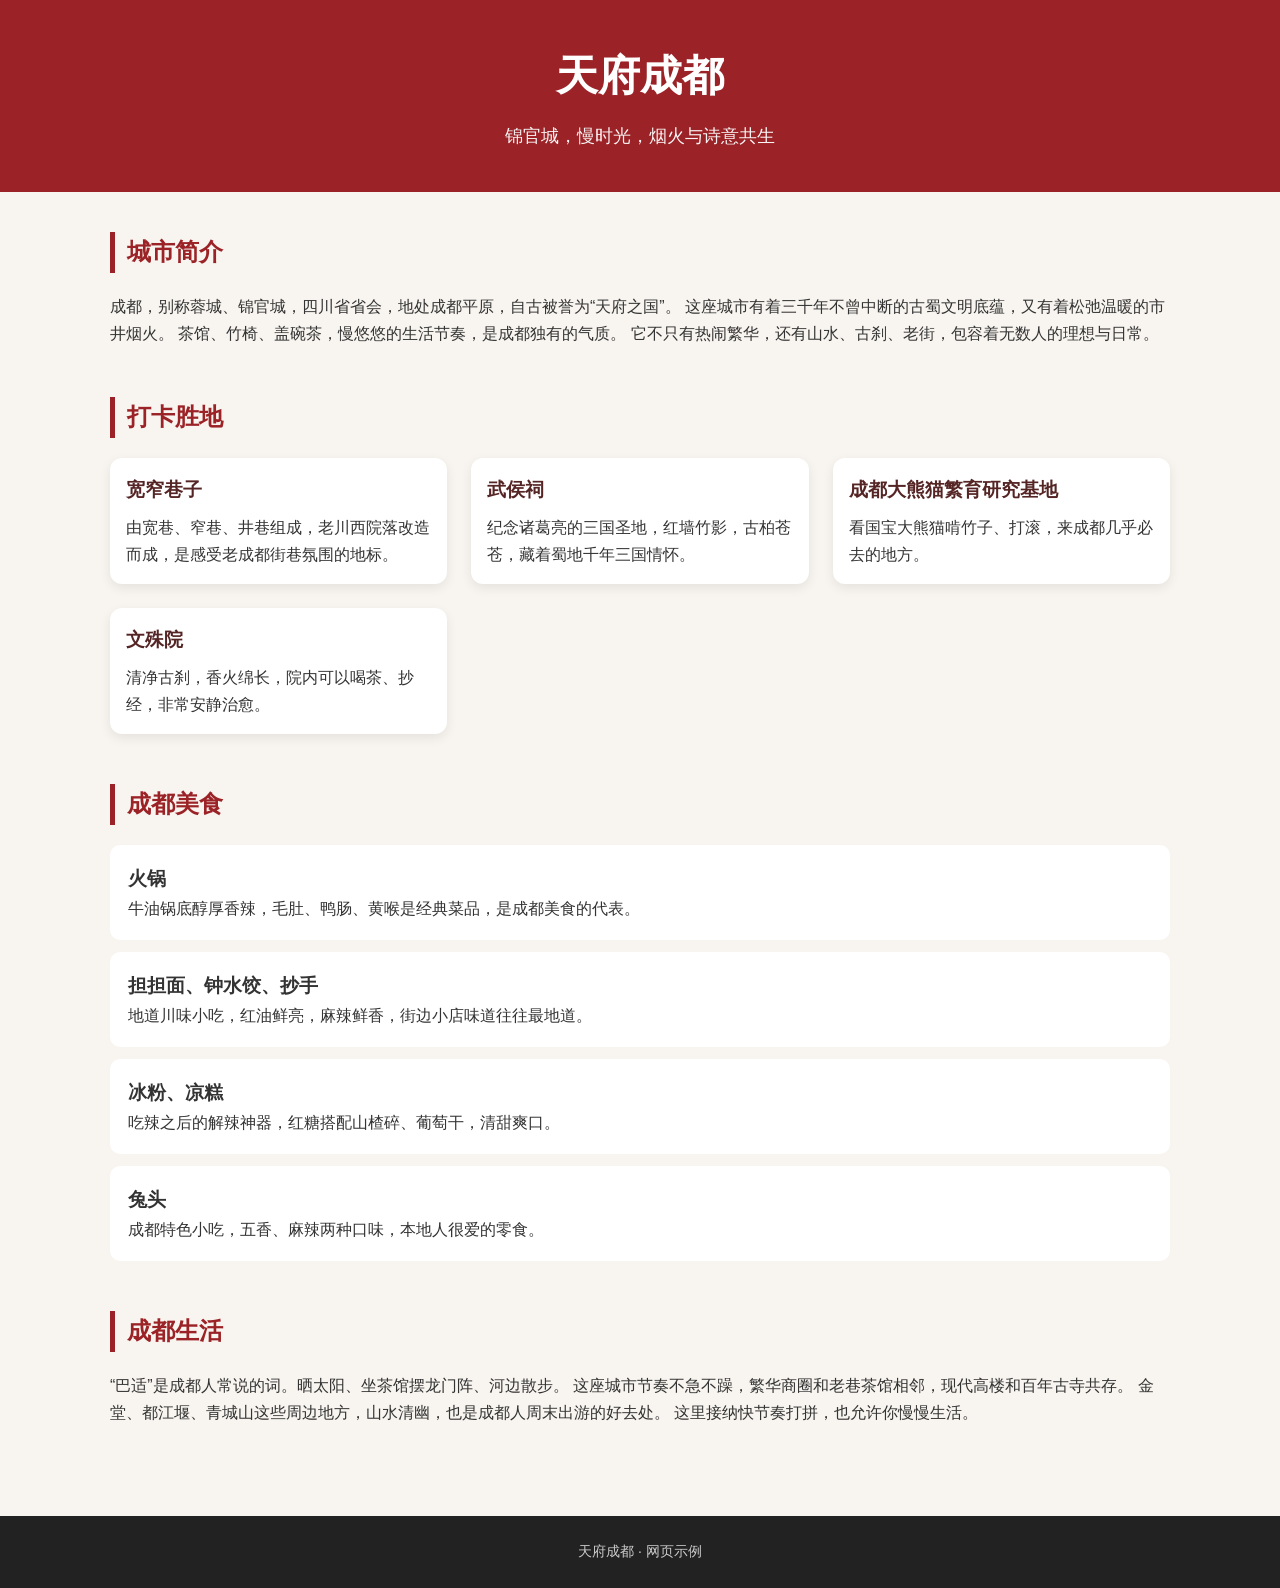
<file: index.html>
<!DOCTYPE html> 
<html lang="zh-CN">
<head>
    <meta charset="UTF-8">
    <meta name="viewport" content="width=device-width, initial-scale=1.0">
    <title>天府成都 · 一座来了就不想走的城市</title>
    <style>
        * {
            margin: 0;
            padding: 0;
            box-sizing: border-box;
            font-family: "Microsoft YaHei", sans-serif;
        }
        body {
            background-color: #f8f5f0;
            color: #333;
            line-height: 1.7;
        }
        /* 头部纯色横幅 */
        .banner {
            width: 100%;
            background-color: #9b2226;
            padding: 40px 20px;
            display: flex;
            align-items: center;
            justify-content: center;
            color: white;
            text-align: center;
        }
        .banner h1 {
            font-size: 42px;
            margin-bottom:10px;
        }
        .banner p {
            font-size:18px;
            opacity:0.95;
        }
        .container {
            max-width: 1100px;
            margin: 0 auto;
            padding: 40px 20px;
        }
        section {
            margin-bottom:50px;
        }
        h2 {
            color:#9b2226;
            border-left: 5px solid #9b2226;
            padding-left:12px;
            margin-bottom:20px;
        }
        .grid {
            display: grid;
            grid-template-columns: repeat(auto-fit, minmax(260px,1fr));
            gap:24px;
        }
        .card {
            background: #fff;
            border-radius:12px;
            padding:16px;
            box-shadow: 0 4px 12px rgba(0,0,0,0.08);
        }
        .card h3 {
            margin-bottom:8px;
            color:#552525;
        }
        .food-item {
            background:#fff;
            padding:18px;
            border-radius:10px;
            margin-bottom:12px;
        }
        footer {
            background:#222;
            color:#ccc;
            text-align:center;
            padding:24px;
            font-size:14px;
        }
    </style>
</head>
<body>
    <div class="banner">
        <div>
            <h1>天府成都</h1>
            <p>锦官城，慢时光，烟火与诗意共生</p>
        </div>
    </div>
    <div class="container">
        <section>
            <h2>城市简介</h2>
            <p>成都，别称蓉城、锦官城，四川省省会，地处成都平原，自古被誉为“天府之国”。
            这座城市有着三千年不曾中断的古蜀文明底蕴，又有着松弛温暖的市井烟火。
            茶馆、竹椅、盖碗茶，慢悠悠的生活节奏，是成都独有的气质。
            它不只有热闹繁华，还有山水、古刹、老街，包容着无数人的理想与日常。</p>
        </section>

        <section>
            <h2>打卡胜地</h2>
            <div class="grid">
                <div class="card">
                    <h3>宽窄巷子</h3>
                    <p>由宽巷、窄巷、井巷组成，老川西院落改造而成，是感受老成都街巷氛围的地标。</p>
                </div>
                <div class="card">
                    <h3>武侯祠</h3>
                    <p>纪念诸葛亮的三国圣地，红墙竹影，古柏苍苍，藏着蜀地千年三国情怀。</p>
                </div>
                <div class="card">
                    <h3>成都大熊猫繁育研究基地</h3>
                    <p>看国宝大熊猫啃竹子、打滚，来成都几乎必去的地方。</p>
                </div>
                <div class="card">
                    <h3>文殊院</h3>
                    <p>清净古刹，香火绵长，院内可以喝茶、抄经，非常安静治愈。</p>
                </div>
            </div>
        </section>

        <section>
            <h2>成都美食</h2>
            <div class="food-item">
                <h3>火锅</h3>
                <p>牛油锅底醇厚香辣，毛肚、鸭肠、黄喉是经典菜品，是成都美食的代表。</p>
            </div>
            <div class="food-item">
                <h3>担担面、钟水饺、抄手</h3>
                <p>地道川味小吃，红油鲜亮，麻辣鲜香，街边小店味道往往最地道。</p>
            </div>
            <div class="food-item">
                <h3>冰粉、凉糕</h3>
                <p>吃辣之后的解辣神器，红糖搭配山楂碎、葡萄干，清甜爽口。</p>
            </div>
            <div class="food-item">
                <h3>兔头</h3>
                <p>成都特色小吃，五香、麻辣两种口味，本地人很爱的零食。</p>
            </div>
        </section>

        <section>
            <h2>成都生活</h2>
            <p>“巴适”是成都人常说的词。晒太阳、坐茶馆摆龙门阵、河边散步。
            这座城市节奏不急不躁，繁华商圈和老巷茶馆相邻，现代高楼和百年古寺共存。
            金堂、都江堰、青城山这些周边地方，山水清幽，也是成都人周末出游的好去处。
            这里接纳快节奏打拼，也允许你慢慢生活。</p>
        </section>
    </div>
    <footer>
        天府成都 · 网页示例
    </footer>
</body>
</html>
</file>
